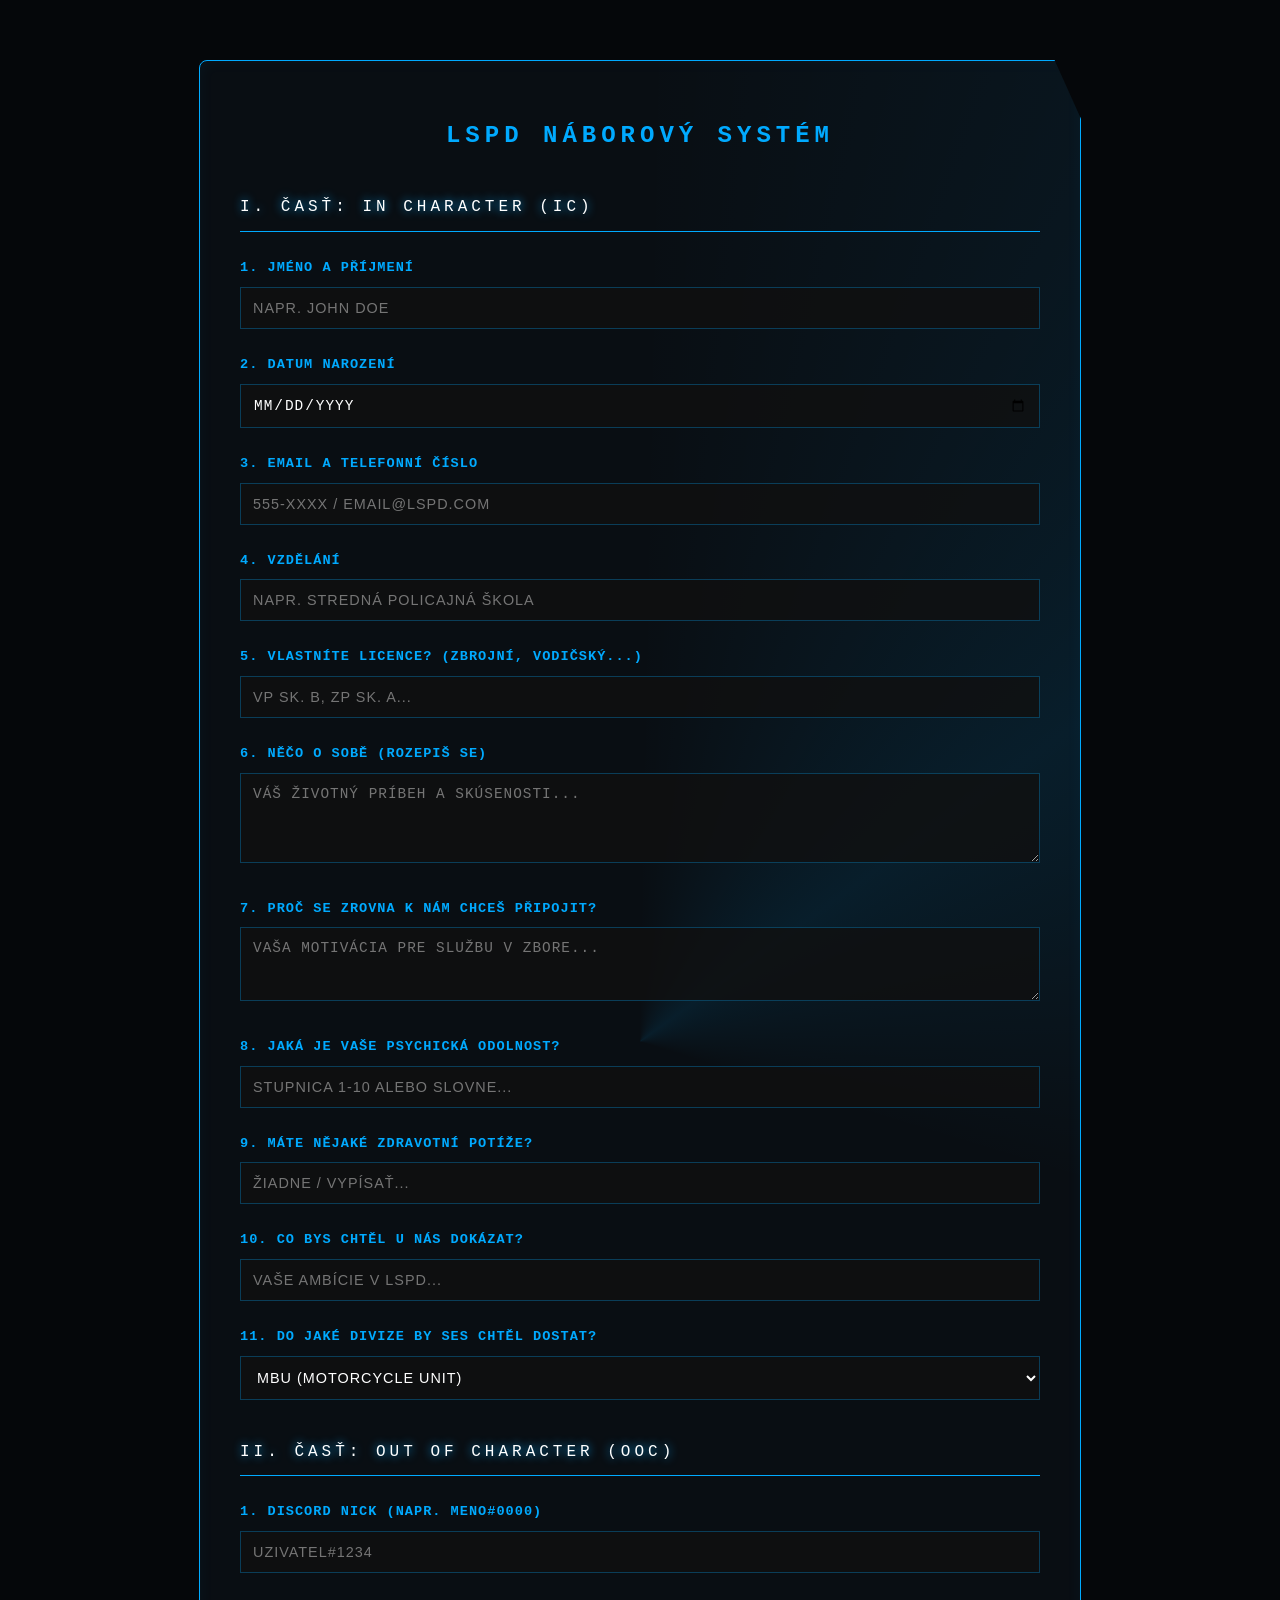
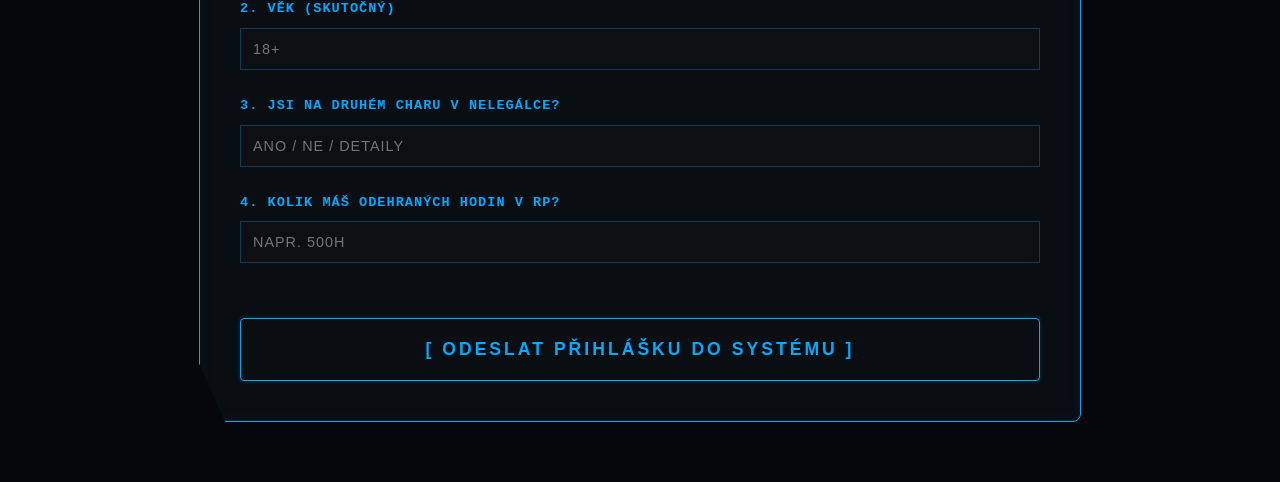
<file: formular.html>
<!DOCTYPE html>
<html lang="sk" style="background-color: #05070a;"> <head>
    <meta charset="UTF-8">
    <meta name="viewport" content="width=device-width, initial-scale=1.0">
    <title>LSPD | Oficiálna Prihláška</title>
    <link rel="stylesheet" href="style.css">
    <style>
        /* --- OPRAVA BIELEHO PREBLIKNUTIA --- */
        html, body {
            background: #05070a !important;
            color: #fff;
            margin: 0;
            padding: 0;
        }

        /* --- NOVÉ EFEKTY PRE FORMULÁR --- */
        body {
            font-family: 'Courier New', Courier, monospace;
            overflow-x: hidden;
            background-image: 
                linear-gradient(rgba(0, 170, 255, 0.05) 1px, transparent 1px),
                linear-gradient(90deg, rgba(0, 170, 255, 0.05) 1px, transparent 1px);
            background-size: 40px 40px;
        }

        body::after {
            content: "";
            position: fixed;
            top: 0; left: 0; width: 100%; height: 100%;
            background: url('https://upload.wikimedia.org/wikipedia/commons/7/76/1k_Noise_Texture.png');
            opacity: 0.03;
            pointer-events: none;
            z-index: 9999;
        }

        .card {
            background: rgba(10, 15, 20, 0.95) !important;
            border: 1px solid #00aaff !important;
            box-shadow: 0 0 30px rgba(0, 170, 255, 0.1), inset 0 0 15px rgba(0, 170, 255, 0.05);
            position: relative;
            overflow: hidden;
            padding: 40px;
            clip-path: polygon(0 0, 97% 0, 100% 3%, 100% 100%, 3% 100%, 0 97%);
            margin-top: 20px;
        }

        .card::before {
            content: "";
            position: absolute;
            top: -50%; left: -50%; width: 200%; height: 200%;
            background: conic-gradient(from 0deg, transparent, rgba(0, 170, 255, 0.1), transparent 30%);
            animation: radar-rotate 10s linear infinite;
            pointer-events: none;
            z-index: 0;
        }

        @keyframes radar-rotate {
            100% { transform: rotate(360deg); }
        }

        /* --- STYLING INPUTOV PODĽA SCREENSHOTU --- */
        input, textarea, select {
            width: 100%;
            padding: 12px;
            background: rgba(15, 15, 15, 0.8) !important;
            border: 1px solid rgba(0, 170, 255, 0.3) !important;
            color: #fff !important;
            transition: all 0.3s ease;
            position: relative;
            z-index: 1;
            box-sizing: border-box;
            text-transform: uppercase;
            font-size: 0.9rem;
            letter-spacing: 1px;
        }

        input:focus, textarea:focus, select:focus {
            background: rgba(0, 170, 255, 0.05) !important;
            border-color: #00aaff !important;
            box-shadow: 0 0 15px rgba(0, 170, 255, 0.4);
            outline: none;
        }

        select option {
            background: #0a0f14;
            color: #fff;
        }

        /* --- LOADER STYLING --- */
        #loader {
            position: fixed;
            top: 0; left: 0; width: 100%; height: 100%;
            background: #05070a;
            display: flex;
            justify-content: center;
            align-items: center;
            z-index: 10001;
            transition: opacity 0.5s;
        }
        #loader.hidden { opacity: 0; pointer-events: none; }

        .terminal-loader {
            text-align: center;
            color: #00aaff;
            font-family: monospace;
        }
        .spinner {
            width: 40px; height: 40px;
            border: 3px solid rgba(0, 170, 255, 0.1);
            border-top: 3px solid #00aaff;
            border-radius: 50%;
            animation: spin 1s linear infinite;
            margin: 0 auto 20px;
        }
        @keyframes spin { 100% { transform: rotate(360deg); } }

        .btn-terminal {
            background: transparent !important;
            border: 1px solid #00aaff !important;
            color: #00aaff !important;
            cursor: pointer;
            font-weight: bold;
            letter-spacing: 3px;
            transition: all 0.2s;
            position: relative;
            z-index: 2;
            text-transform: uppercase;
        }
        .btn-terminal:hover {
            background: #00aaff !important;
            color: #000 !important;
            box-shadow: 0 0 40px #00aaff;
            transform: skew(-2deg);
        }
        .form-group { margin-bottom: 25px; text-align: left; position: relative; z-index: 1; }
        label { display: block; color: #00aaff; margin-bottom: 8px; font-weight: bold; font-size: 0.85rem; letter-spacing: 1px; text-transform: uppercase; }
        .section-divider { border-bottom: 1px solid #00aaff; margin: 40px 0 25px 0; padding-bottom: 10px; color: #fff; text-transform: uppercase; letter-spacing: 4px; font-size: 1rem; text-shadow: 0 0 10px #00aaff; }
        
        #success-overlay {
            position: fixed;
            top: 0; left: 0; width: 100%; height: 100%;
            background: #000;
            z-index: 10000;
            display: none;
            flex-direction: column;
            align-items: center;
            justify-content: center;
            color: #00aaff;
            font-family: monospace;
        }
        .progress-bar-fill { height: 100%; background: #00aaff; width: 0%; transition: width 2s ease-in-out; box-shadow: 0 0 15px #00aaff; }
        .blink { animation: blinker 1s linear infinite; }
        @keyframes blinker { 50% { opacity: 0; } }
        @keyframes shake {
            0%, 100% { transform: translate(0,0); }
            20% { transform: translate(-2px, 2px); }
            40% { transform: translate(2px, -2px); }
        }
    </style>
</head>
<body style="display: flex; justify-content: center; padding: 40px 20px;">

    <div id="loader">
        <div class="terminal-loader">
            <div class="spinner"></div>
            <p>AUTENTIFIKÁCIA SYSTÉMU...</p>
            <span class="status" style="font-size: 0.7rem; opacity: 0.6;">PRIPÁJANIE K DATABÁZE LSPD...</span>
        </div>
    </div>

    <div id="success-overlay">
        <div class="terminal-text" style="width: 80%; max-width: 600px; border-left: 2px solid #00aaff; padding-left: 20px;">
            <p>> INICIALIZUJEM ŠIFROVANÉ SPOJENIE...</p>
            <p>> KOMPRIMUJEM DÁTA PRIHLÁŠKY...</p>
            <p id="upload-status">> ODOVZDÁVAM NA SERVER LSPD [HQ-LOS-SANTOS]...</p>
            <div style="width: 100%; height: 4px; background: rgba(0, 170, 255, 0.1); margin-top: 20px;">
                <div class="progress-bar-fill" id="pbar"></div>
            </div>
            <h2 style="margin-top: 30px; letter-spacing: 5px;" class="blink">PRÍSTUP SCHVÁLENÝ / ODOSLANÉ</h2>
        </div>
    </div>

    <div class="card" style="max-width: 800px; width: 100%;">
        <h1 style="color: #00aaff; text-align: center; letter-spacing: 5px; position: relative; z-index: 1; font-size: 1.5rem;">LSPD NÁBOROVÝ SYSTÉM</h1>
        
        <form id="lspd-form">
            <div class="section-divider">I. Časť: In Character (IC)</div>
            <div class="form-group">
                <label>1. Jméno a příjmení</label>
                <input type="text" id="ic_name" required placeholder="napr. John Doe">
            </div>
            <div class="form-group">
                <label>2. Datum narození</label>
                <input type="date" id="ic_dob" required>
            </div>
            <div class="form-group">
                <label>3. Email a telefonní číslo</label>
                <input type="text" id="ic_contact" required placeholder="555-XXXX / email@lspd.com">
            </div>
            <div class="form-group">
                <label>4. Vzdělání</label>
                <input type="text" id="ic_edu" required placeholder="napr. Stredná policajná škola">
            </div>
            <div class="form-group">
                <label>5. Vlastníte licence? (Zbrojní, Vodičský...)</label>
                <input type="text" id="ic_lic" required placeholder="VP sk. B, ZP sk. A...">
            </div>
            <div class="form-group">
                <label>6. Něčo o sobě (rozepiš se)</label>
                <textarea id="ic_about" rows="4" required placeholder="Váš životný príbeh a skúsenosti..."></textarea>
            </div>
            <div class="form-group">
                <label>7. Proč se zrovna k nám chceš připojit?</label>
                <textarea id="ic_why" rows="3" required placeholder="Vaša motivácia pre službu v zbore..."></textarea>
            </div>
            <div class="form-group">
                <label>8. Jaká je vaše psychická odolnost?</label>
                <input type="text" id="ic_mental" required placeholder="Stupnica 1-10 alebo slovne...">
            </div>
            <div class="form-group">
                <label>9. Máte nějaké zdravotní potíže?</label>
                <input type="text" id="ic_health" placeholder="Žiadne / vypísať...">
            </div>
            <div class="form-group">
                <label>10. Co bys chtěl u nás dokázat?</label>
                <input type="text" id="ic_goal" required placeholder="Vaše ambície v LSPD...">
            </div>
            <div class="form-group">
                <label>11. Do jaké divize by ses chtěl dostat?</label>
                <select id="ic_div">
                    <option value="MBU (Motorcycle Unit)">MBU (Motorcycle Unit)</option>
                    <option value="S.W.A.T.">S.W.A.T.</option>
                    <option value="HSU (High Speed Unit)">HSU (High Speed Unit)</option>
                    <option value="GND (Gang and Narcotics)">GND (Gang and Narcotics)</option>
                    <option value="Detective Bureau">Detective Bureau</option>
                    <option value="FTO (Field Training Officer)">FTO (Field Training Officer)</option>
                </select>
            </div>

            <div class="section-divider">II. Časť: Out of Character (OOC)</div>
            <div class="form-group">
                <label>1. Discord Nick (napr. meno#0000)</label>
                <input type="text" id="ooc_discord" required placeholder="uzivatel#1234">
            </div>
            <div class="form-group">
                <label>2. Věk (Skutočný)</label>
                <input type="number" id="ooc_age" required placeholder="18+">
            </div>
            <div class="form-group">
                <label>3. Jsi na druhém charu v nelegálce?</label>
                <input type="text" id="ooc_illegal" required placeholder="Ano / Ne / Detaily">
            </div>
            <div class="form-group">
                <label>4. Kolik máš odehraných hodin v RP?</label>
                <input type="text" id="ooc_hours" required placeholder="napr. 500h">
            </div>

            <button type="submit" class="btn-terminal" style="width: 100%; padding: 20px; margin-top: 30px; font-size: 1.1rem;">
                [ ODESLAT PŘIHLÁŠKU DO SYSTÉMU ]
            </button>
        </form>
    </div>

<script>
    document.getElementById('lspd-form').addEventListener('submit', function(e) {
        e.preventDefault();
        
        const card = document.querySelector('.card');
        card.style.animation = "shake 0.4s";

        const webhookURL = "https://discord.com/api/webhooks/1477314000567144598/x4GWHa1Dc-zcTsJYCF1iPWOfHoah2EvH9p73isyaZXIwPbAbvGZrNMxQOnkBXIQXc2yy";

        const payload = {
            username: "LSPD Systém | Nová Prihláška",
            embeds: [{
                title: "📄 NOVÁ ŽIADOSŤ O VSTUP DO LSPD",
                color: 43775,
                fields: [
                    { name: "🟦 I. ČASŤ: IN CHARACTER (IC)", value: "------------------------------------------", inline: false },
                    { name: "Meno a Priezvisko", value: document.getElementById('ic_name').value, inline: true },
                    { name: "Dátum narodenia", value: document.getElementById('ic_dob').value, inline: true },
                    { name: "Kontakt", value: document.getElementById('ic_contact').value, inline: true },
                    { name: "Vzdelanie", value: document.getElementById('ic_edu').value, inline: false },
                    { name: "Licencie", value: document.getElementById('ic_lic').value, inline: false },
                    { name: "Něčo o sobě", value: document.getElementById('ic_about').value, inline: false },
                    { name: "Prečo práve k nám?", value: document.getElementById('ic_why').value, inline: false },
                    { name: "Psychická odolnosť", value: document.getElementById('ic_mental').value, inline: true },
                    { name: "Zdravotné problémy", value: document.getElementById('ic_health').value || "Nie", inline: true },
                    { name: "Ciele v zbore", value: document.getElementById('ic_goal').value, inline: false },
                    { name: "Preferovaná divízia", value: document.getElementById('ic_div').value, inline: false },
                    { name: " ", value: " ", inline: false },
                    { name: "🟧 II. ČASŤ: OUT OF CHARACTER (OOC)", value: "------------------------------------------", inline: false },
                    { name: "Discord Nick", value: document.getElementById('ooc_discord').value, inline: true },
                    { name: "Reálny Vek", value: document.getElementById('ooc_age').value, inline: true },
                    { name: "Odehrané hodiny", value: document.getElementById('ooc_hours').value, inline: true },
                    { name: "Pôsobenie v nelegálke", value: document.getElementById('ooc_illegal').value, inline: false }
                ],
                footer: { text: "Odoslané z LSPD Web Portálu • " + new Date().toLocaleString() }
            }]
        };

        fetch(webhookURL, {
            method: 'POST',
            headers: { 'Content-Type': 'application/json' },
            body: JSON.stringify(payload)
        })
        .then(() => {
            const overlay = document.getElementById('success-overlay');
            overlay.style.display = 'flex';
            setTimeout(() => { document.getElementById('pbar').style.width = '100%'; }, 100);
            setTimeout(() => { window.location.href = "nábory.html"; }, 3500);
        })
        .catch(() => alert('CHYBA SYSTÉMU.'));
    });

    window.addEventListener('load', () => {
        setTimeout(() => { document.getElementById('loader').classList.add('hidden'); }, 1000);
    });
</script>
</body>
</html>
</file>
<file: style.css>
:root {
    --primary-blue: #0056b3;
    --dark-bg: #0a0b10;
    --card-bg: #161b22;
    --accent-cyan: #00d4ff;
    --text-main: #e6edf3;
}

body {
    background-color: var(--dark-bg);
    color: var(--text-main);
    font-family: 'Segoe UI', sans-serif;
    margin: 0;
    line-height: 1.6;
}

/* Navigácia */
nav {
    background: rgba(13, 17, 23, 0.95);
    border-bottom: 2px solid var(--primary-blue);
    padding: 1rem;
    position: sticky;
    top: 0;
    z-index: 1000;
}

.nav-container {
    max-width: 1100px;
    margin: 0 auto;
    display: flex;
    align-items: center;
}

nav a {
    color: var(--text-main);
    text-decoration: none;
    margin-right: 20px;
    font-weight: 600;
    text-transform: uppercase;
}

nav a.active { color: var(--accent-cyan); }

.auth-box { margin-left: auto; }

/* Hero */
.hero-banner {
    background: linear-gradient(rgba(0, 45, 90, 0.8), var(--dark-bg));
    padding: 60px 20px;
    text-align: center;
}

.glow-text {
    font-size: 2.5rem;
    color: #fff;
    text-shadow: 0 0 15px var(--accent-cyan);
}

/* Karty */
.container { max-width: 1100px; margin: 20px auto; padding: 20px; }
.card { background: var(--card-bg); border: 1px solid #30363d; padding: 25px; border-radius: 8px; margin-bottom: 20px; }

.section-title {
    color: var(--accent-cyan);
    border-left: 4px solid var(--primary-blue);
    padding-left: 15px;
    text-transform: uppercase;
    margin-bottom: 20px;
}

/* Leadership List - Zoradenie pod sebou */
.leadership-list {
    display: flex;
    flex-direction: column;
    gap: 10px;
}

.leader-row {
    display: flex;
    align-items: center;
    padding: 15px;
    background: rgba(0,0,0,0.2);
    border-left: 4px solid #555;
    border-radius: 4px;
}

.chief { border-color: #ffd700; color: #ffd700; }
.asst-chief { border-color: #007bff; color: #007bff; }
.deputy-chief { border-color: #a0522d; color: #a0522d; }
.commander { border-color: #28a745; color: #28a745; }

.rank-name { font-weight: bold; width: 180px; }
.stars { margin: 0 20px; }
.officer-name { color: #fff; font-style: italic; opacity: 0.6; }

/* Divízie */
.division-grid {
    display: grid;
    grid-template-columns: repeat(auto-fill, minmax(250px, 1fr));
    gap: 15px;
    margin-bottom: 40px;
}

.division-card {
    background: #11141d;
    padding: 15px;
    border-left: 3px solid var(--primary-blue);
}

/* Nábory sekcia dole */
.career-section {
    border-top: 3px solid var(--accent-cyan);
    text-align: center;
}

.btn-main {
    background: var(--primary-blue);
    color: white;
    border: none;
    padding: 12px 25px;
    font-weight: bold;
    cursor: pointer;
    border-radius: 4px;
}

/* Auth Modal */
.auth-overlay {
    position: fixed; top: 0; left: 0; width: 100%; height: 100%;
    background: rgba(0,0,0,0.9); display: flex; align-items: center; justify-content: center; z-index: 2000;
}
.auth-card { background: var(--card-bg); padding: 30px; border-radius: 8px; width: 300px; text-align: center; }
.auth-card input { width: 100%; padding: 10px; margin: 10px 0; background: #000; border: 1px solid #333; color: #fff; }
.btn-close { background: none; border: none; color: #888; cursor: pointer; margin-top: 10px; }

.btn-terminal {
    background: transparent;
    color: var(--accent-cyan);
    border: 1px solid var(--accent-cyan);
    padding: 8px 20px;
    font-weight: bold;
    font-size: 0.85rem;
    text-transform: uppercase;
    letter-spacing: 1px;
    cursor: pointer;
    border-radius: 4px; /* Jemne zaoblené rohy */
    transition: all 0.3s ease;
    box-shadow: 0 0 5px rgba(0, 212, 255, 0.2);
}

.btn-terminal:hover {
    background: var(--accent-cyan);
    color: #000;
    box-shadow: 0 0 15px var(--accent-cyan);
    transform: translateY(-2px); /* Jemný skok hore pri prejdení myšou */
}

/* Štýl pre ODHLÁSIŤ (keďže je to nebezpečná akcia, dáme mu červenú) */
.btn-logout {
    background: transparent;
    color: #ff4444;
    border: 1px solid #ff4444;
    padding: 8px 20px;
    font-weight: bold;
    cursor: pointer;
    border-radius: 4px;
    transition: all 0.3s ease;
}

.btn-logout:hover {
    background: #ff4444;
    color: white;
    box-shadow: 0 0 10px #ff4444;
}

.division-card, .leader-row {
    transition: transform 0.3s ease, box-shadow 0.3s ease, border-color 0.3s ease;
    cursor: pointer;
    position: relative;
    overflow: hidden;
}

.division-card:hover, .leader-row:hover {
    transform: scale(1.02) translateX(5px);
    box-shadow: 0 0 20px rgba(0, 212, 255, 0.2);
    border-left-width: 8px; /* Zvýraznenie bočnej lišty */
}

/* Efekt prechádzajúceho svetla (Scanline) */
.division-card::after {
    content: "";
    position: absolute;
    top: -50%;
    left: -60%;
    width: 20%;
    height: 200%;
    background: rgba(255, 255, 255, 0.1);
    transform: rotate(30deg);
    transition: all 0.5s;
}

.division-card:hover::after {
    left: 120%;
}

.recruit-special {
    font-size: 1.1rem;
    padding: 15px 40px;
    border: 2px solid var(--accent-cyan);
    background: rgba(0, 212, 255, 0.05);
    position: relative;
    overflow: hidden;
}

/* Častice pre náborový výbuch */
.recruit-particle {
    position: fixed;
    pointer-events: none;
    background: #fff; /* Biele záblesky */
    box-shadow: 0 0 10px var(--accent-cyan);
    border-radius: 2px;
    z-index: 10000;
}

@keyframes button-shake {
    0% { transform: translate(0,0); }
    25% { transform: translate(-4px, 2px); }
    50% { transform: translate(4px, -2px); }
    75% { transform: translate(-4px, -2px); }
    100% { transform: translate(0,0); }
}

.insane-shake { animation: button-shake 0.15s infinite; }

/* Vylepšený Navbar */
nav {
    background: #0d1117; /* Čistá tmavá bez priehľadnosti pre stabilitu */
    border-bottom: 2px solid #0056b3;
    padding: 0.7rem 2rem;
}

.nav-container a {
    color: #8b949e; /* Jemná sivá pre neaktívne */
    text-decoration: none;
    font-size: 0.9rem;
    font-weight: 500;
    letter-spacing: 0.5px;
    margin-right: 30px;
    transition: all 0.2s ease;
}

.nav-container a:hover {
    color: #fff;
}

.nav-container a.active {
    color: #58a6ff;
    border-bottom: 2px solid #58a6ff;
    padding-bottom: 5px;
}

/* Aktívny odkaz s neónovým efektom */
.nav-container a.active {
    color: var(--accent-cyan);
    text-shadow: 0 0 10px var(--accent-cyan);
}

.nav-container a.active::after {
    content: '';
    position: absolute;
    bottom: 0;
    left: 15%;
    width: 70%;
    height: 2px;
    background: var(--accent-cyan);
    box-shadow: 0 0 15px var(--accent-cyan);
}

.btn-main-blue {
    background: linear-gradient(135deg, #0056b3, #003d80);
    color: #fff;
    border: none;
    padding: 12px 30px;
    border-radius: 4px;
    font-weight: bold;
    font-size: 1rem;
    cursor: pointer;
    transition: 0.3s;
    text-transform: uppercase;
    letter-spacing: 1px;
}

.btn-main-blue:hover {
    background: linear-gradient(135deg, #007bff, #0056b3);
    box-shadow: 0 0 15px rgba(0, 123, 255, 0.4);
    transform: translateY(-2px);
}

/* Vycentrovanie obsahu */
.container-center {
    max-width: 800px;
    margin: 80px auto;
    text-align: center;
}

.section-title-center {
    color: #00d4ff;
    font-size: 2rem;
    text-transform: uppercase;
    margin-bottom: 30px;
    letter-spacing: 2px;
}

.card-recruit {
    background: #161b22;
    padding: 50px;
    border-radius: 8px;
    border: 1px solid #30363d;
    box-shadow: 0 10px 30px rgba(0,0,0,0.5);
}

/* TLAČIDLO AKO NA INDEXE (Tmavomodrý LSPD štýl) */
.btn-index-style {
    background: #004a99; /* Tvoja modrá z obrázka */
    color: white;
    border: none;
    padding: 12px 30px;
    border-radius: 5px;
    font-weight: bold;
    font-size: 0.95rem;
    cursor: pointer;
    transition: background 0.3s, transform 0.2s;
    text-transform: uppercase;
    margin-top: 20px;
}

.btn-index-style:hover {
    background: #005bc4;
    transform: translateY(-2px);
}

/* Odstránenie starých nepotrebných prvkov */
.left-sidebar, .info-column {
    display: none;
}

/* MODRÉ TLAČIDLO AKO NA HLAVNEJ STRÁNKE */
.btn-main-blue {
    background: #004a99; /* Tvoja tmavomodrá */
    color: #ffffff;
    border: none;
    padding: 15px 35px;
    font-size: 1rem;
    font-weight: bold;
    text-transform: uppercase;
    border-radius: 4px;
    cursor: pointer;
    transition: all 0.3s ease;
    letter-spacing: 1px;
}

.btn-main-blue:hover {
    background: #005bc4;
    box-shadow: 0 0 15px rgba(0, 91, 196, 0.4);
    transform: translateY(-2px);
}

/* Vycentrovanie sekcie */
.container {
    max-width: 1200px;
    margin: 0 auto;
    padding: 20px;
}

.accent-text {
    color: #00d4ff;
}

#loader {
    position: fixed;
    top: 0;
    left: 0;
    width: 100%;
    height: 100%;
    background: #0d1117; /* Rovnaká tmavá ako tvoj web */
    display: flex;
    justify-content: center;
    align-items: center;
    z-index: 9999;
    transition: opacity 0.5s ease, visibility 0.5s;
    flex-direction: column;
    color: #00d4ff;
    font-family: 'Courier New', Courier, monospace;
}

.spinner {
    width: 50px;
    height: 50px;
    border: 3px solid rgba(0, 212, 255, 0.1);
    border-top: 3px solid #00d4ff;
    border-radius: 50%;
    animation: spin 1s linear infinite;
    margin-bottom: 20px;
}

.terminal-loader {
    text-align: center;
    letter-spacing: 2px;
}

.status {
    font-size: 0.7rem;
    color: #8b949e;
    display: block;
    margin-top: 10px;
}

@keyframes spin {
    0% { transform: rotate(0deg); }
    100% { transform: rotate(360deg); }
}

/* Skrytie loadera */
#loader.hidden {
    opacity: 0;
    visibility: hidden;
}

.status-container {
    display: flex;
    align-items: center;
    justify-content: center;
    gap: 10px;
    margin: 20px 0;
    font-family: 'Arial', sans-serif;
}

.status-text {
    color: white;
    font-size: 1.2rem;
    text-transform: uppercase;
    letter-spacing: 1px;
}

.status-badge {
    padding: 8px 15px;
    border-radius: 5px;
    font-weight: bold;
    font-size: 1.1rem;
    position: relative;
    overflow: hidden;
}

.status-badge.open {
    background-color: #2ecc71;
    color: white;
    box-shadow: 0 0 15px rgba(46, 204, 113, 0.6);
    animation: pulse-green 2s infinite;
}

@keyframes pulse-green {
    0% { box-shadow: 0 0 5px rgba(46, 204, 113, 0.4); }
    50% { box-shadow: 0 0 20px rgba(46, 204, 113, 0.8); }
    100% { box-shadow: 0 0 5px rgba(46, 204, 113, 0.4); }
} 

/* --- SEKCE VOLAČKY --- */

.volacky-container {
    padding: 120px 20px 60px; /* Priestor pod fixným navbarom */
    max-width: 1200px;
    margin: 0 auto;
    font-family: 'Segoe UI', Tahoma, Geneva, Verdana, sans-serif;
}

.volacky-grid {
    display: grid;
    grid-template-columns: repeat(auto-fit, minmax(300px, 1fr));
    gap: 25px;
    margin-top: 40px;
}

.volacky-card {
    background: #0f172a; /* Tmavomodré pozadie ako máš na obrázkoch */
    border: 1px solid #1e293b;
    border-left: 5px solid #00aaff; /* Výrazná LSPD modrá linka */
    padding: 25px;
    border-radius: 10px;
    box-shadow: 0 4px 15px rgba(0, 0, 0, 0.3);
    transition: transform 0.3s ease;
}

.volacky-card:hover {
    transform: translateY(-5px); /* Jemný efekt pri prejdení myšou */
}

.volacky-card h3 {
    color: #00aaff;
    margin-bottom: 20px;
    text-transform: uppercase;
    font-size: 1.2rem;
    letter-spacing: 1.5px;
    border-bottom: 1px solid #334155;
    padding-bottom: 10px;
}

.volacky-list {
    list-style: none;
    padding: 0;
    margin: 0;
}

.volacky-list li {
    padding: 10px 0;
    color: #e2e8f0;
    border-bottom: 1px solid #1e293b;
    font-size: 0.95rem;
    display: flex;
    justify-content: space-between;
}

.volacky-list li:last-child {
    border-bottom: none;
}

/* --- ADMIN / EDITOVACÍ REŽIM --- */

.admin-btn {
    background: transparent;
    border: 2px solid #00aaff;
    color: #00aaff;
    padding: 8px 18px;
    cursor: pointer;
    border-radius: 5px;
    font-weight: bold;
    text-transform: uppercase;
    transition: all 0.3s;
}

.admin-btn:hover {
    background: #00aaff;
    color: white;
    box-shadow: 0 0 10px rgba(0, 170, 255, 0.5);
}

.edit-mode {
    background: #1e293b !important;
    border: 2px dashed #00aaff !important;
    padding: 10px;
    border-radius: 5px;
    cursor: text;
}

/* --- PATROL INFO BOX (ADAM / JUNIOR) --- */

.patrol-info-box {
    margin-top: 60px;
    background: linear-gradient(90deg, rgba(0, 170, 255, 0.1), rgba(0, 0, 0, 0));
    border: 1px solid #00aaff;
    padding: 25px;
    border-radius: 12px;
    text-align: center;
}

.patrol-info-box h4 {
    color: #00aaff;
    margin-bottom: 15px;
    font-size: 1.3rem;
}

.patrol-info-box p {
    color: #cbd5e1;
    line-height: 1.6;
    font-size: 1.1rem;
}

.patrol-info-box strong {
    color: #00e5ff; /* Svetlejšia modrá pre zvýraznenie ADAM/JUNIOR */
}
</file>
